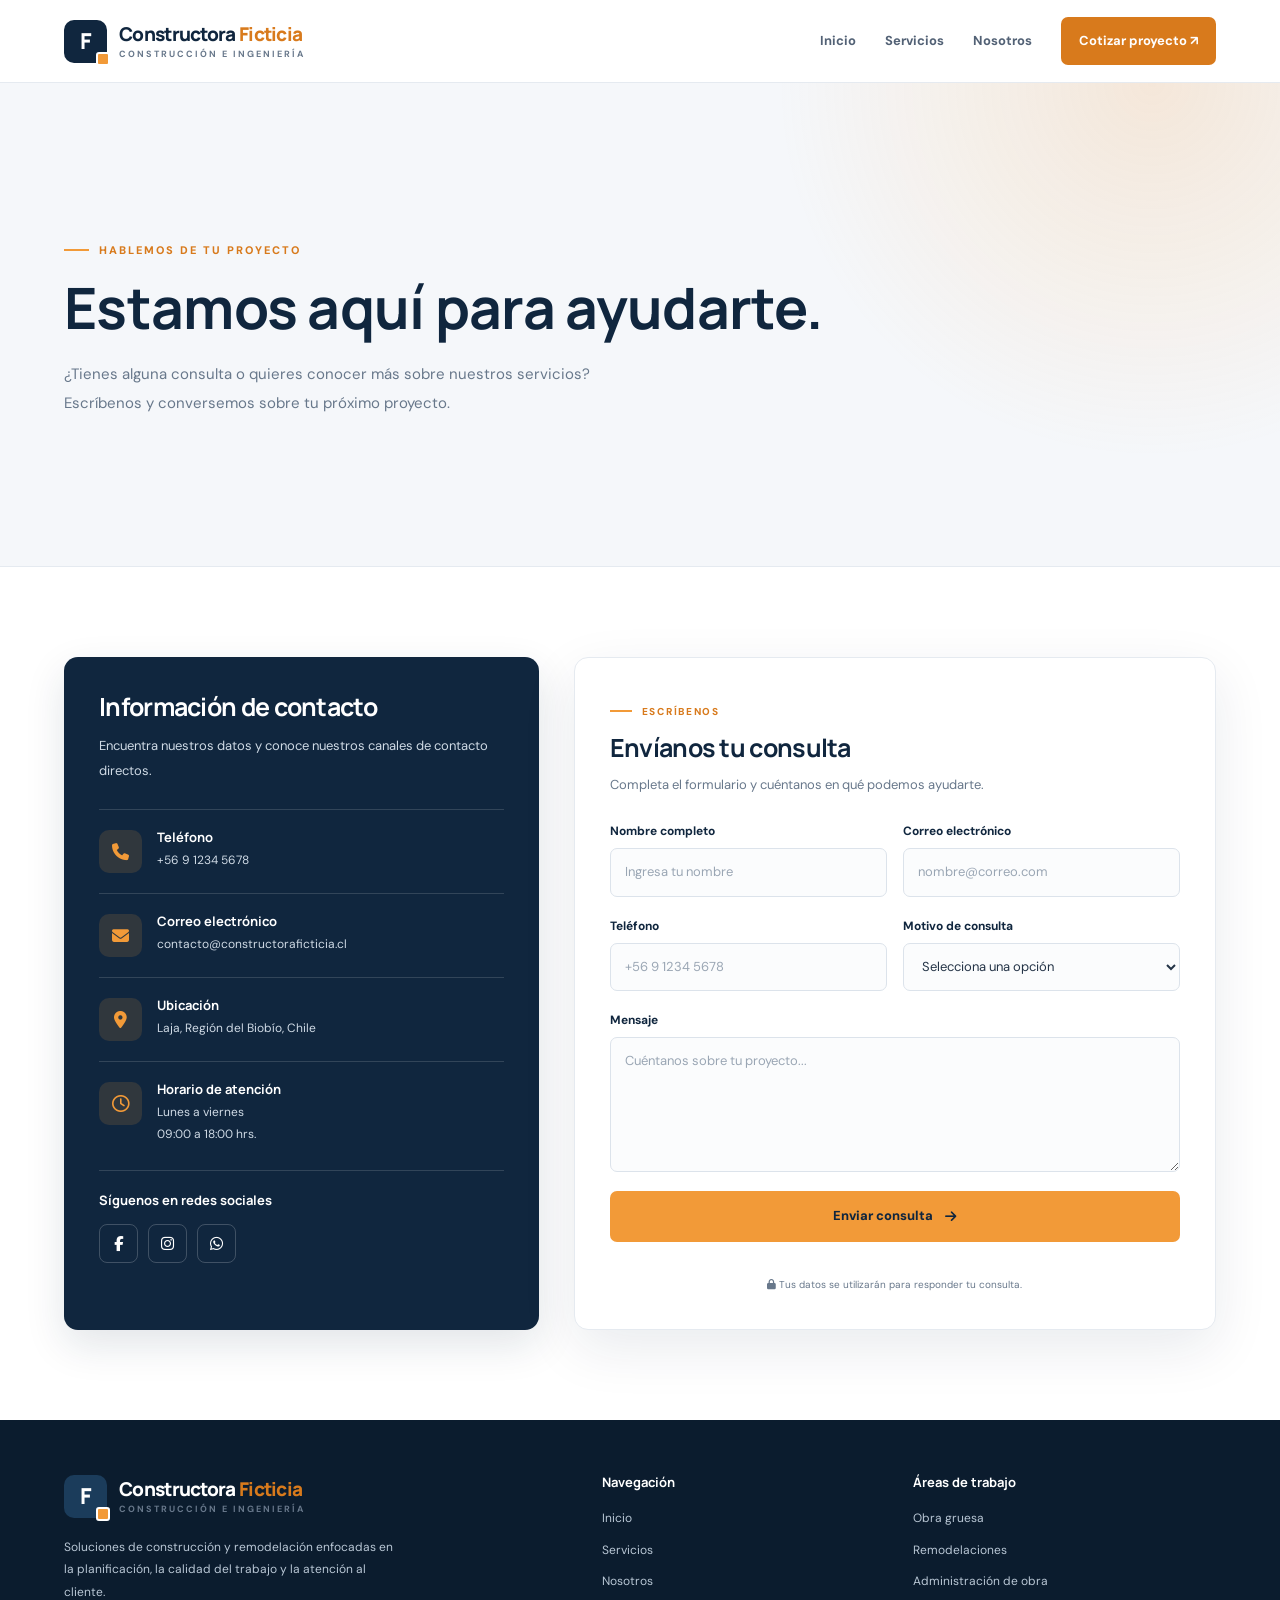
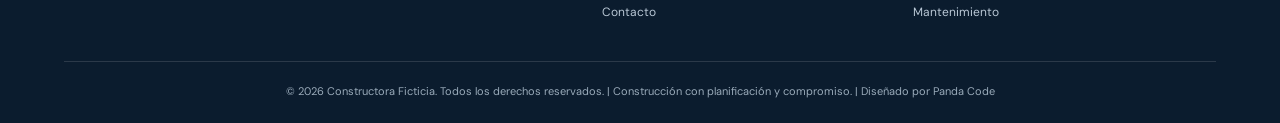
<file: contacto.html>
<!DOCTYPE html>
<html lang="es">
<head>
  <meta charset="UTF-8">
  <meta name="viewport" content="width=device-width, initial-scale=1.0">

  <title>Contacto | Constructora Ficticia</title>
  <meta name="description" content="Contacta a Constructora Ficticia para consultar por nuestros servicios y proyectos.">

  <!-- Tipografías -->
  <link rel="preconnect" href="https://fonts.googleapis.com">
  <link rel="preconnect" href="https://fonts.gstatic.com" crossorigin>
  <link href="https://fonts.googleapis.com/css2?family=DM+Sans:wght@400;500;600;700&family=Manrope:wght@400;500;600;700;800&display=swap" rel="stylesheet">

  <!-- Iconos FontAwesome (Necesario para que se vean los íconos de contacto y redes sociales) -->
  <link rel="stylesheet" href="https://cdnjs.cloudflare.com/ajax/libs/font-awesome/6.5.2/css/all.min.css">
  
  <!-- Tu hoja de estilos principal -->
  <link rel="stylesheet" href="css/index.css">
</head>

<body>

  <!-- HEADER -->
  <header class="site-header">
    <nav class="navbar container" aria-label="Navegación principal">
      <a class="brand" href="index.html" aria-label="Constructora Ficticia, inicio">
        <span class="brand-mark">F</span>
        <span class="brand-name">Constructora <span>Ficticia</span><small>Construcción e ingeniería</small></span>
      </a>

      <button class="menu-toggle" type="button" aria-label="Abrir menú" aria-expanded="false" aria-controls="mainNav">
        <span></span><span></span><span></span>
      </button>

      <div class="nav-links" id="mainNav">
        <a href="index.html">Inicio</a>
        <a href="servicios.html">Servicios</a>
        <a href="nosotros.html">Nosotros</a>
        <a class="nav-cta active" href="contacto.html" aria-current="page">Cotizar proyecto ↗</a>
      </div>
    </nav>
  </header>


  <main>
    <!-- HERO DE CONTACTO -->
<section class="page-hero section-light">
  <div class="container page-hero-content" style="padding: 4rem 0;">
    <span class="section-label">HABLEMOS DE TU PROYECTO</span>
    <h1>Estamos aquí para <span>ayudarte.</span></h1>
    <p style="max-width: 600px; margin-top: 1rem;">
      ¿Tienes alguna consulta o quieres conocer más sobre nuestros servicios?
      Escríbenos y conversemos sobre tu próximo proyecto.
    </p>
  </div>
</section>


    <!-- SECCIÓN DE CONTACTO -->
    <section class="contact-section">
      <div class="container">
        
        <!-- Usamos contact-layout como indica tu CSS -->
        <div class="contact-layout">

          <!-- COLUMNA IZQUIERDA: INFORMACIÓN -->
          <aside class="contact-info">
            <div class="contact-info-heading">
              <h3>Información de contacto</h3>
              <p>Encuentra nuestros datos y conoce nuestros canales de contacto directos.</p>
            </div>

            <div class="contact-info-item">
              <div class="contact-icon"><i class="fa-solid fa-phone"></i></div>
              <div>
                <h4>Teléfono</h4>
                <p>+56 9 1234 5678</p>
              </div>
            </div>

            <div class="contact-info-item">
              <div class="contact-icon"><i class="fa-solid fa-envelope"></i></div>
              <div>
                <h4>Correo electrónico</h4>
                <p>contacto@constructoraficticia.cl</p>
              </div>
            </div>

            <div class="contact-info-item">
              <div class="contact-icon"><i class="fa-solid fa-location-dot"></i></div>
              <div>
                <h4>Ubicación</h4>
                <p>Laja, Región del Biobío, Chile</p>
              </div>
            </div>

            <div class="contact-info-item">
              <div class="contact-icon"><i class="fa-regular fa-clock"></i></div>
              <div>
                <h4>Horario de atención</h4>
                <p>Lunes a viernes<br>09:00 a 18:00 hrs.</p>
              </div>
            </div>

            <!-- REDES SOCIALES -->
            <div class="contact-social">
              <h4>Síguenos en redes sociales</h4>
              <div class="social-links">
                <a href="#" aria-label="Facebook" target="_blank"><i class="fa-brands fa-facebook-f"></i></a>
                <a href="#" aria-label="Instagram" target="_blank"><i class="fa-brands fa-instagram"></i></a>
                <a href="#" aria-label="WhatsApp" target="_blank"><i class="fa-brands fa-whatsapp"></i></a>
              </div>
            </div>
          </aside>

          <!-- COLUMNA DERECHA: FORMULARIO -->
          <div class="contact-form-wrapper">
            <div class="contact-form-heading">
              <span class="section-tag">ESCRÍBENOS</span>
              <h3>Envíanos tu consulta</h3>
              <p>Completa el formulario y cuéntanos en qué podemos ayudarte.</p>
            </div>

            <form action="#" method="post" class="contact-form">
              
              <div class="form-row">
                <div class="form-group">
                  <label for="nombre">Nombre completo</label>
                  <input type="text" id="nombre" name="nombre" placeholder="Ingresa tu nombre" required>
                </div>
                <div class="form-group">
                  <label for="correo">Correo electrónico</label>
                  <input type="email" id="correo" name="correo" placeholder="nombre@correo.com" required>
                </div>
              </div>

              <div class="form-row">
                <div class="form-group">
                  <label for="telefono">Teléfono</label>
                  <input type="tel" id="telefono" name="telefono" placeholder="+56 9 1234 5678">
                </div>
                <div class="form-group">
                  <label for="asunto">Motivo de consulta</label>
                  <select id="asunto" name="asunto" required>
                    <option value="" disabled selected>Selecciona una opción</option>
                    <option value="construccion">Construcción</option>
                    <option value="remodelacion">Remodelación</option>
                    <option value="presupuesto">Presupuesto</option>
                  </select>
                </div>
              </div>

              <div class="form-group">
                <label for="mensaje">Mensaje</label>
                <textarea id="mensaje" name="mensaje" placeholder="Cuéntanos sobre tu proyecto..." required></textarea>
              </div>

              <button type="submit" class="submit-button">
                Enviar consulta <i class="fa-solid fa-arrow-right"></i>
              </button>
              
              <p class="form-disclaimer" style="text-align: center; margin-top: 15px;">
                <i class="fa-solid fa-lock"></i> Tus datos se utilizarán para responder tu consulta.
              </p>
            </form>
          </div>

        </div>
      </div>
    </section>
  </main>

  <!-- FOOTER -->
  <footer class="site-footer">
    <div class="container">
      <div class="footer-grid">
        <div class="footer-brand">
          <a class="brand" href="index.html">
            <span class="brand-mark">F</span>
            <span class="brand-name">Constructora <span>Ficticia</span><small>Construcción e ingeniería</small></span>
          </a>
          <p>Soluciones de construcción y remodelación enfocadas en la planificación, la calidad del trabajo y la atención al cliente.</p>
        </div>
        <div class="footer-col">
          <h3>Navegación</h3>
          <div class="footer-links">
            <a href="index.html">Inicio</a>
            <a href="servicios.html">Servicios</a>
            <a href="nosotros.html">Nosotros</a>
            <a href="contacto.html">Contacto</a>
          </div>
        </div>
        <div class="footer-col">
          <h3>Áreas de trabajo</h3>
          <div class="footer-links">
            <span>Obra gruesa</span><span>Remodelaciones</span><span>Administración de obra</span><span>Mantenimiento</span>
          </div>
        </div>
      </div>
  
      <div class="footer-bottom">
        <p>© 2026 Constructora Ficticia. Todos los derechos reservados. | Construcción con planificación y compromiso. | Diseñado por Panda Code</p>
      </div>
    </div>
  </footer>

  <script src="js/menu.js" defer></script>
</body>
</html>
</file>
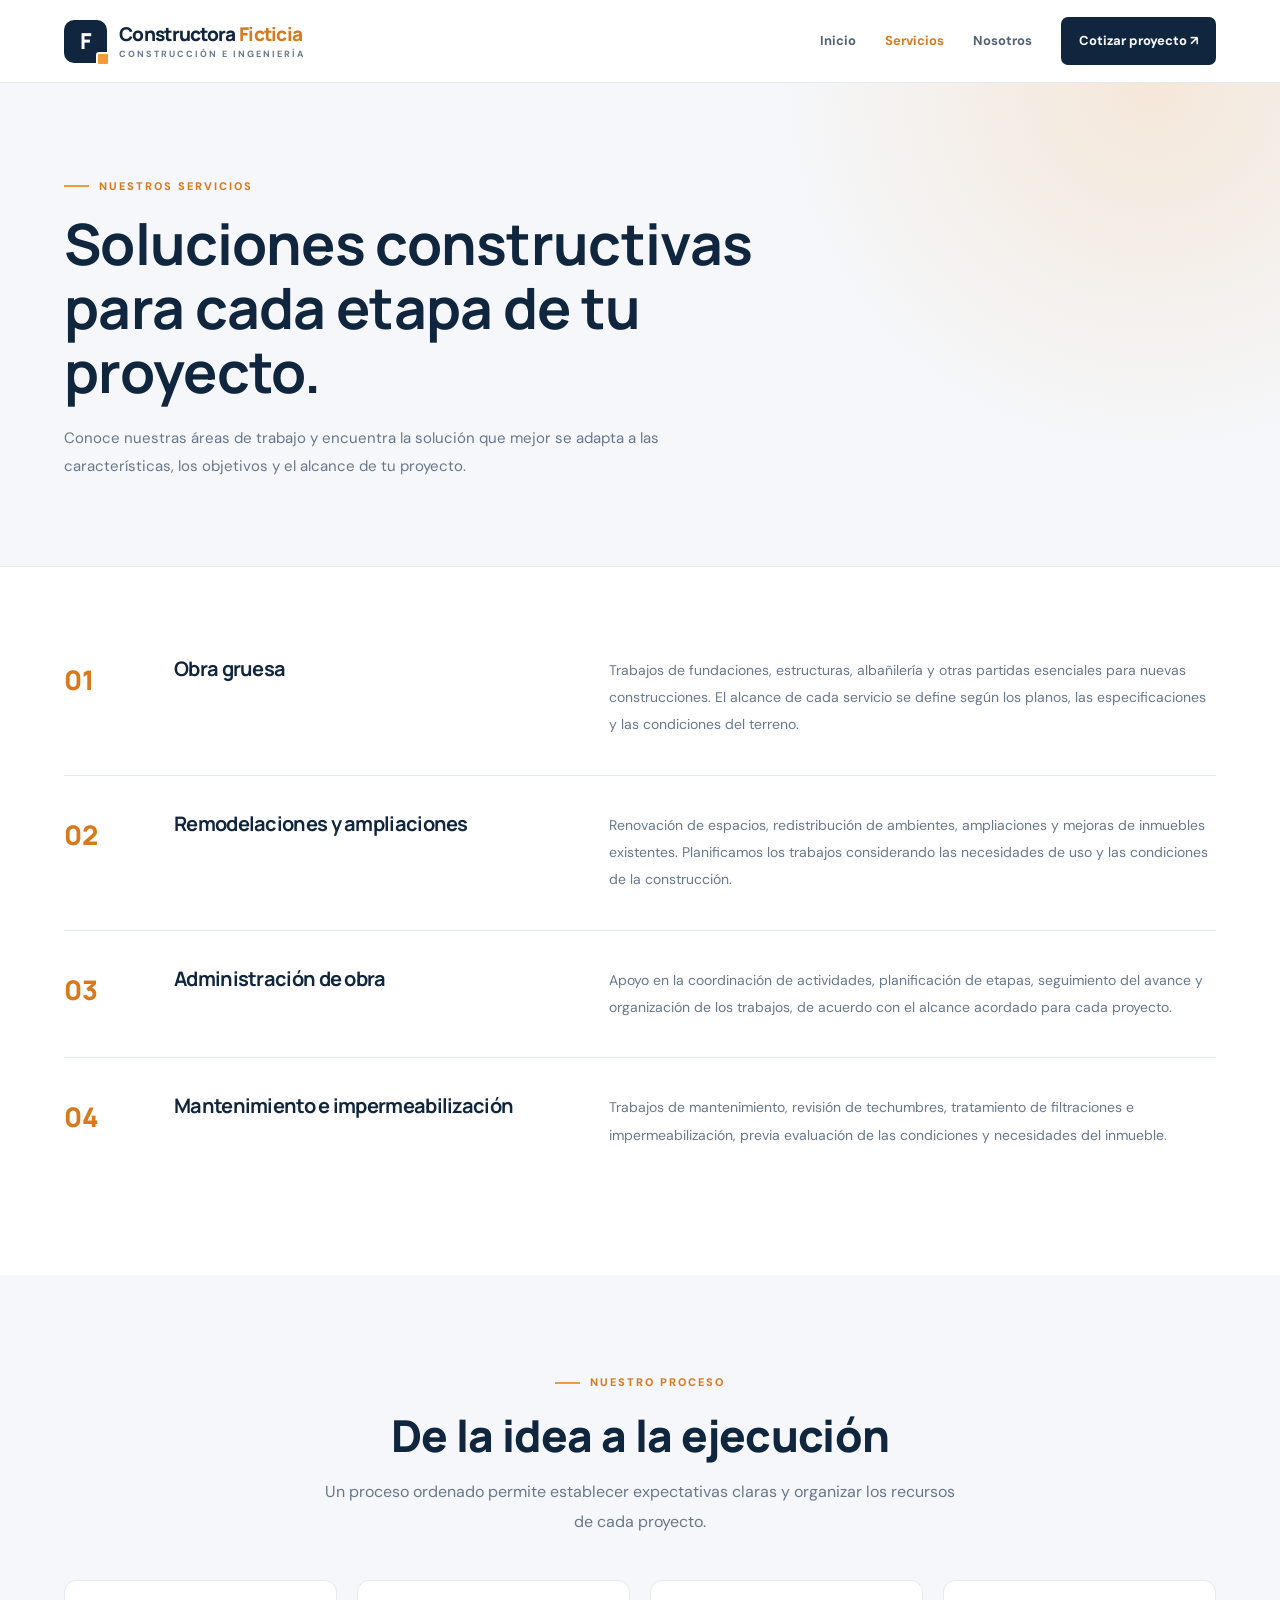
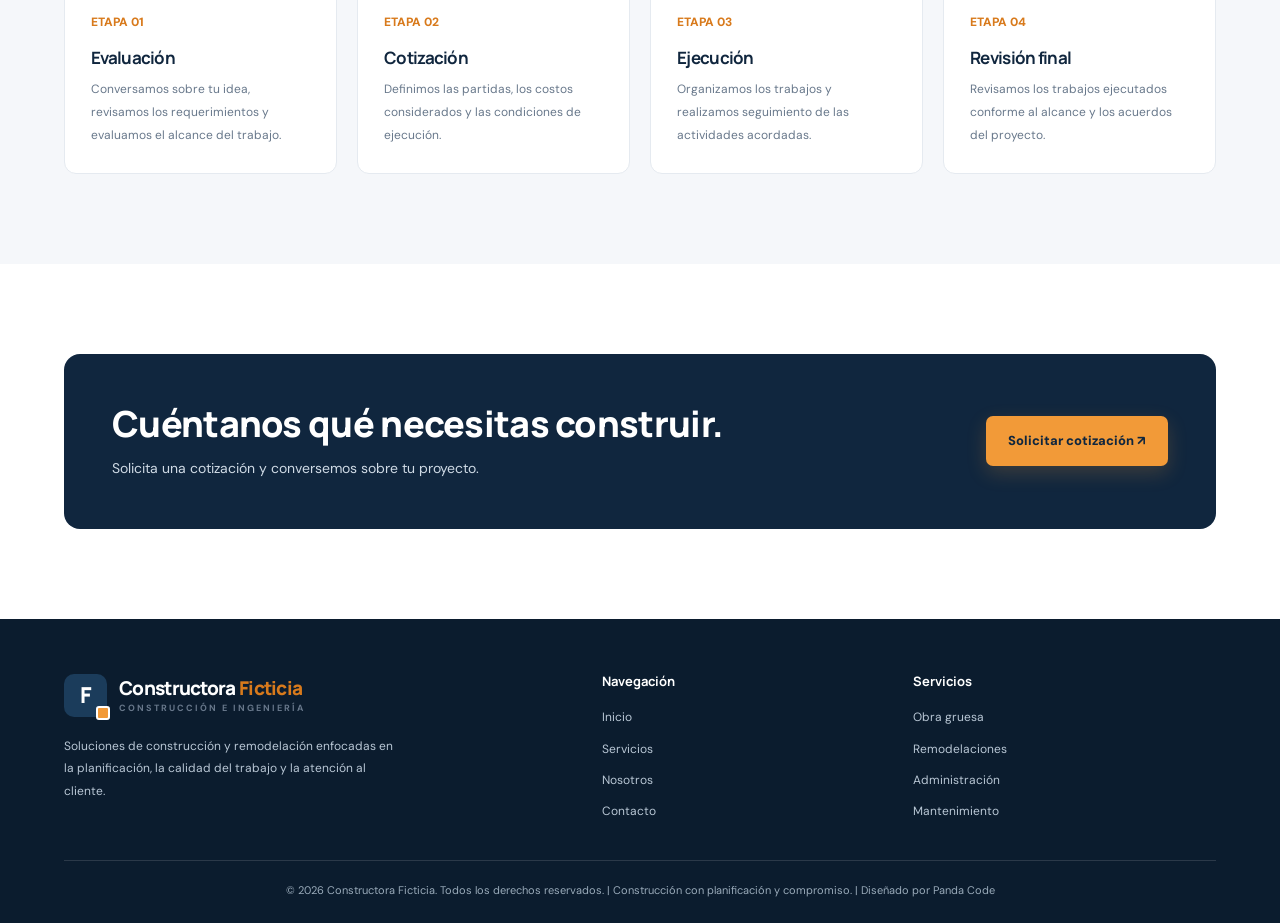
<file: servicios.html>
<!DOCTYPE html>
<html lang="es">
<head>
  <meta charset="UTF-8">
  <meta name="viewport" content="width=device-width, initial-scale=1">
  <meta name="theme-color" content="#10263e">
  <meta name="description" content="Servicios de construcción, remodelación, administración de obra y mantenimiento.">
  <title>Servicios | Constructora Ficticia</title>
  <link rel="stylesheet" href="css/index.css">
</head>
<body>

<header class="site-header">
  <nav class="navbar container" aria-label="Navegación principal">
    <a class="brand" href="index.html">
      <span class="brand-mark">F</span>
      <span class="brand-name">Constructora <span>Ficticia</span><small>Construcción e ingeniería</small></span>
    </a>
    <button class="menu-toggle" type="button" aria-label="Abrir menú" aria-expanded="false" aria-controls="mainNav">
      <span></span><span></span><span></span>
    </button>
    <div class="nav-links" id="mainNav">
      <a href="index.html">Inicio</a>
      <a class="active" href="servicios.html" aria-current="page">Servicios</a>
      <a href="nosotros.html">Nosotros</a>
      <a class="nav-cta" href="contacto.html">Cotizar proyecto ↗</a>
    </div>
  </nav>
</header>

<main>
  <section class="page-hero">
    <div class="container">
      <span class="section-label">Nuestros servicios</span>
      <h1>Soluciones constructivas para cada etapa de tu proyecto.</h1>
      <p>Conoce nuestras áreas de trabajo y encuentra la solución que mejor se adapta a las características, los objetivos y el alcance de tu proyecto.</p>
    </div>
  </section>

  <section>
    <div class="container">
      <div class="service-list">
        <article class="service-row">
          <span class="service-number">01</span>
          <h3>Obra gruesa</h3>
          <p>Trabajos de fundaciones, estructuras, albañilería y otras partidas esenciales para nuevas construcciones. El alcance de cada servicio se define según los planos, las especificaciones y las condiciones del terreno.</p>
        </article>
        <article class="service-row">
          <span class="service-number">02</span>
          <h3>Remodelaciones y ampliaciones</h3>
          <p>Renovación de espacios, redistribución de ambientes, ampliaciones y mejoras de inmuebles existentes. Planificamos los trabajos considerando las necesidades de uso y las condiciones de la construcción.</p>
        </article>
        <article class="service-row">
          <span class="service-number">03</span>
          <h3>Administración de obra</h3>
          <p>Apoyo en la coordinación de actividades, planificación de etapas, seguimiento del avance y organización de los trabajos, de acuerdo con el alcance acordado para cada proyecto.</p>
        </article>
        <article class="service-row">
          <span class="service-number">04</span>
          <h3>Mantenimiento e impermeabilización</h3>
          <p>Trabajos de mantenimiento, revisión de techumbres, tratamiento de filtraciones e impermeabilización, previa evaluación de las condiciones y necesidades del inmueble.</p>
        </article>
      </div>
    </div>
  </section>

  <section class="section-light">
    <div class="container">
      <div class="section-intro center">
        <span class="section-label">Nuestro proceso</span>
        <h2>De la idea a la ejecución</h2>
        <p>Un proceso ordenado permite establecer expectativas claras y organizar los recursos de cada proyecto.</p>
      </div>
      <div class="process-grid">
        <article class="process-card">
          <span>ETAPA 01</span>
          <h3>Evaluación</h3>
          <p>Conversamos sobre tu idea, revisamos los requerimientos y evaluamos el alcance del trabajo.</p>
        </article>
        <article class="process-card">
          <span>ETAPA 02</span>
          <h3>Cotización</h3>
          <p>Definimos las partidas, los costos considerados y las condiciones de ejecución.</p>
        </article>
        <article class="process-card">
          <span>ETAPA 03</span>
          <h3>Ejecución</h3>
          <p>Organizamos los trabajos y realizamos seguimiento de las actividades acordadas.</p>
        </article>
        <article class="process-card">
          <span>ETAPA 04</span>
          <h3>Revisión final</h3>
          <p>Revisamos los trabajos ejecutados conforme al alcance y los acuerdos del proyecto.</p>
        </article>
      </div>
    </div>
  </section>

  <section>
    <div class="container cta-panel">
      <div>
        <h2>Cuéntanos qué necesitas construir.</h2>
        <p>Solicita una cotización y conversemos sobre tu proyecto.</p>
      </div>
      <a class="btn btn-primary" href="contacto.html">Solicitar cotización ↗</a>
    </div>
  </section>
</main>

<footer class="site-footer">
  <div class="container">
    <div class="footer-grid">
      <div class="footer-brand">
        <a class="brand" href="index.html"><span class="brand-mark">F</span><span class="brand-name">Constructora <span>Ficticia</span><small>Construcción e ingeniería</small></span></a>
        <p>Soluciones de construcción y remodelación enfocadas en la planificación, la calidad del trabajo y la atención al cliente.</p>
      </div>
      <div class="footer-col">
        <h3>Navegación</h3>
        <div class="footer-links">
          <a href="index.html">Inicio</a><a href="servicios.html">Servicios</a><a href="nosotros.html">Nosotros</a><a href="contacto.html">Contacto</a>
        </div>
      </div>
      <div class="footer-col">
        <h3>Servicios</h3>
        <div class="footer-links">
          <span>Obra gruesa</span><span>Remodelaciones</span><span>Administración</span><span>Mantenimiento</span>
        </div>
      </div>
    </div>

<div class="footer-bottom">
  <p>© 2026 Constructora Ficticia. Todos los derechos reservados. | Construcción con planificación y compromiso. | Diseñado por Panda Code</p>
</div>

</footer>

<script src="js/menu.js" defer></script>
</body>
</html>
</file>
<file: css/index.css>
@import url('https://fonts.googleapis.com/css2?family=DM+Sans:wght@400;500;600;700&family=Manrope:wght@400;500;600;700;800&display=swap');

:root {
  --navy: #10263e;
  --navy-light: #1b3c5b;
  --orange: #f29a38;
  --orange-dark: #d87a1c;
  --white: #ffffff;
  --bg: #f5f7fa;
  --text: #243447;
  --muted: #68788b;
  --line: #e5eaf0;
  --radius: 14px;
  --shadow: 0 18px 55px rgba(16, 38, 62, .09);
}

* {
  box-sizing: border-box;
  margin: 0;
  padding: 0;
}

html {
  scroll-behavior: smooth;
  scroll-padding-top: 100px;
}

body {
  font-family: 'DM Sans', sans-serif;
  color: var(--text);
  line-height: 1.7;
  background: var(--white);
  -webkit-font-smoothing: antialiased;
}

body.menu-open {
  overflow: hidden;
}

img {
  display: block;
  max-width: 100%;
}

a {
  color: inherit;
  text-decoration: none;
}

button,
input,
textarea,
select {
  font: inherit;
}

button,
a {
  -webkit-tap-highlight-color: transparent;
}

.container {
  width: min(1160px, 90%);
  margin-inline: auto;
}

h1,
h2,
h3,
h4,
.brand {
  font-family: 'Manrope', sans-serif;
  line-height: 1.2;
  letter-spacing: -.7px;
}

h2 {
  color: var(--navy);
  font-size: clamp(30px, 4vw, 44px);
  font-weight: 800;
}

p {
  color: var(--muted);
}

section {
  padding: 90px 0;
}

.section-light {
  background: var(--bg);
}

.section-label {
  display: inline-flex;
  align-items: center;
  gap: 10px;
  color: var(--orange-dark);
  font-size: 11px;
  font-weight: 800;
  text-transform: uppercase;
  letter-spacing: 2px;
  margin-bottom: 17px;
}

.section-label::before {
  content: '';
  width: 25px;
  height: 2px;
  background: var(--orange);
}

.section-intro {
  max-width: 650px;
  margin-bottom: 42px;
}

.section-intro h2 {
  margin-bottom: 15px;
}

.section-intro p {
  font-size: 16px;
  line-height: 1.9;
}

.section-intro.center {
  text-align: center;
  margin-inline: auto;
}

.section-intro.center .section-label {
  justify-content: center;
}

/* ========================================
   ENCABEZADO Y NAVEGACIÓN
======================================== */

.site-header {
  position: sticky;
  top: 0;
  z-index: 1000;
  background: rgba(255, 255, 255, .97);
  border-bottom: 1px solid var(--line);
  backdrop-filter: blur(14px);
}

.navbar {
  min-height: 82px;
  display: flex;
  align-items: center;
  justify-content: space-between;
  gap: 30px;
  position: relative;
}

.brand {
  display: inline-flex;
  align-items: center;
  gap: 12px;
  color: var(--navy);
  font-size: 19px;
  font-weight: 800;
  white-space: nowrap;
  flex-shrink: 0;
}

.brand-mark {
  width: 43px;
  height: 43px;
  display: grid;
  place-items: center;
  color: white;
  background: var(--navy);
  border-radius: 10px;
  font-size: 22px;
  font-weight: 800;
  position: relative;
}

.brand-mark::after {
  content: '';
  position: absolute;
  width: 10px;
  height: 10px;
  right: -3px;
  bottom: -3px;
  border: 2px solid white;
  background: var(--orange);
  border-radius: 3px;
}

.brand-name span {
  color: var(--orange-dark);
}

.brand-name small {
  display: block;
  font-family: 'DM Sans', sans-serif;
  color: var(--muted);
  font-size: 9px;
  letter-spacing: 2px;
  text-transform: uppercase;
  font-weight: 700;
  margin-top: 3px;
}

.nav-links {
  display: flex;
  align-items: center;
  gap: 29px;
}

.nav-links a {
  color: #526175;
  font-size: 13px;
  font-weight: 700;
  transition: color .2s ease, background .2s ease;
}

.nav-links a:hover,
.nav-links a.active {
  color: var(--orange-dark);
}

.nav-links .nav-cta {
  color: white;
  background: var(--navy);
  padding: 13px 18px;
  border-radius: 7px;
}

.nav-links .nav-cta:hover,
.nav-links .nav-cta.active {
  background: var(--orange-dark);
  color: white;
}

/* Botón hamburguesa */

.menu-toggle {
  display: none;
  width: 43px;
  height: 43px;
  padding: 0;
  border: 1px solid var(--line);
  border-radius: 10px;
  background: white;
  color: var(--navy);
  cursor: pointer;
  align-items: center;
  justify-content: center;
  flex-direction: column;
  gap: 5px;
  flex-shrink: 0;
  transition: background .2s, border-color .2s;
}

.menu-toggle:hover {
  background: var(--bg);
  border-color: #cbd5e1;
}

.menu-toggle span {
  display: block;
  width: 19px;
  height: 2px;
  background: currentColor;
  border-radius: 3px;
  transition: transform .25s, opacity .2s;
}

.menu-toggle[aria-expanded="true"] span:first-child {
  transform: translateY(7px) rotate(45deg);
}

.menu-toggle[aria-expanded="true"] span:nth-child(2) {
  opacity: 0;
}

.menu-toggle[aria-expanded="true"] span:last-child {
  transform: translateY(-7px) rotate(-45deg);
}

/* ========================================
   BOTONES
======================================== */

.btn {
  min-height: 49px;
  display: inline-flex;
  justify-content: center;
  align-items: center;
  gap: 10px;
  padding: 13px 21px;
  border: 1px solid transparent;
  border-radius: 7px;
  font-size: 13px;
  font-weight: 800;
  cursor: pointer;
  transition: transform .2s, background .2s, box-shadow .2s;
}

.btn:hover {
  transform: translateY(-2px);
}

.btn-primary {
  color: var(--navy);
  background: var(--orange);
  box-shadow: 0 7px 20px rgba(242, 154, 56, .2);
}

.btn-primary:hover {
  background: #ffb45e;
}

.btn-dark {
  color: white;
  background: var(--navy);
}

.btn-dark:hover {
  background: var(--navy-light);
}

.btn-outline {
  border-color: rgba(255, 255, 255, .5);
  color: white;
  background: transparent;
}

.btn-outline:hover {
  background: white;
  color: var(--navy);
}

/* ========================================
   PORTADA PRINCIPAL
======================================== */

.hero {
  position: relative;
  overflow: hidden;
  min-height: 625px;
  display: flex;
  align-items: center;
  padding: 95px 0;
  background: var(--navy);
}

.hero-image {
  position: absolute;
  inset: 0;
  width: 100%;
  height: 100%;
  object-fit: cover;
  object-position: center 48%;
}

.hero::after {
  content: '';
  position: absolute;
  inset: 0;
  background: linear-gradient(
    90deg,
    rgba(10, 27, 45, .96) 0%,
    rgba(10, 27, 45, .86) 48%,
    rgba(10, 27, 45, .3) 100%
  );
}

.hero-content {
  position: relative;
  z-index: 1;
  max-width: 760px;
}

.hero .section-label {
  color: #ffc078;
}

.hero h1 {
  color: white;
  font-size: clamp(39px, 5.5vw, 68px);
  font-weight: 800;
  line-height: 1.1;
  letter-spacing: -2.5px;
  margin-bottom: 25px;
}

.hero h1 span {
  color: var(--orange);
}

.hero-content > p {
  max-width: 630px;
  color: #d7e0e9;
  font-size: 16px;
  line-height: 1.95;
  margin-bottom: 30px;
}

.hero-buttons {
  display: flex;
  flex-wrap: wrap;
  gap: 13px;
}

.hero-note {
  margin-top: 35px;
  display: flex;
  align-items: center;
  gap: 12px;
  color: #dce5ed;
  font-size: 12px;
}

.note-dot {
  width: 9px;
  height: 9px;
  border-radius: 50%;
  background: var(--orange);
  box-shadow: 0 0 0 5px rgba(242, 154, 56, .16);
}

/* ========================================
   BARRA DE CONFIANZA
======================================== */

.trust-bar {
  background: white;
  border-bottom: 1px solid var(--line);
}

.trust-grid {
  display: grid;
  grid-template-columns: repeat(3, 1fr);
}

.trust-item {
  padding: 28px 25px;
  display: flex;
  gap: 15px;
  align-items: center;
  border-right: 1px solid var(--line);
}

.trust-item:first-child {
  padding-left: 0;
}

.trust-item:last-child {
  border-right: 0;
}

.trust-icon {
  flex-shrink: 0;
  width: 43px;
  height: 43px;
  border-radius: 10px;
  background: #fff1df;
  color: var(--orange-dark);
  display: grid;
  place-items: center;
  font-size: 21px;
}

.trust-item strong {
  display: block;
  color: var(--navy);
  font-size: 13px;
}

.trust-item span {
  color: var(--muted);
  font-size: 11px;
}

/* ========================================
   TARJETAS DE SERVICIOS
======================================== */

.card-grid {
  display: grid;
  grid-template-columns: repeat(3, minmax(0, 1fr));
  gap: 22px;
}

.service-card {
  border: 1px solid var(--line);
  border-radius: var(--radius);
  padding: 30px;
  background: white;
  transition: transform .25s, box-shadow .25s, border-color .25s;
}

.service-card:hover {
  transform: translateY(-6px);
  border-color: #f1c18c;
  box-shadow: var(--shadow);
}

.service-icon {
  display: grid;
  place-items: center;
  width: 54px;
  height: 54px;
  margin-bottom: 23px;
  border-radius: 12px;
  color: var(--orange-dark);
  background: #fff1df;
  font-size: 25px;
}

.service-card h3 {
  color: var(--navy);
  font-size: 19px;
  margin-bottom: 12px;
}

.service-card p {
  font-size: 13px;
  line-height: 1.9;
  margin-bottom: 22px;
}

.text-link {
  color: var(--navy);
  font-size: 12px;
  font-weight: 800;
}

.text-link span {
  color: var(--orange-dark);
  margin-left: 5px;
  transition: margin .2s;
}

.text-link:hover span {
  margin-left: 10px;
}

/* ========================================
   BLOQUES CON IMÁGENES
======================================== */

.split {
  display: grid;
  grid-template-columns: 1fr 1fr;
  gap: 75px;
  align-items: center;
}

.split-image-wrap {
  position: relative;
  min-width: 0;
}

.split-image {
  width: 100%;
  height: 440px;
  object-fit: cover;
  border-radius: var(--radius);
}

.image-caption {
  position: absolute;
  left: -18px;
  bottom: 25px;
  padding: 18px 23px;
  border-radius: 10px;
  background: white;
  box-shadow: var(--shadow);
}

.image-caption strong {
  display: block;
  color: var(--navy);
  font-family: 'Manrope', sans-serif;
  font-size: 23px;
}

.image-caption span {
  color: var(--muted);
  font-size: 11px;
}

.split-copy h2 {
  margin-bottom: 20px;
}

.split-copy > p {
  font-size: 14px;
  line-height: 2;
  margin-bottom: 25px;
}

.check-list {
  list-style: none;
  display: grid;
  gap: 13px;
  margin: 24px 0 30px;
}

.check-list li {
  display: flex;
  align-items: flex-start;
  gap: 11px;
  color: var(--text);
  font-size: 13px;
  font-weight: 600;
}

.check-list li::before {
  content: '✓';
  flex-shrink: 0;
  width: 22px;
  height: 22px;
  display: grid;
  place-items: center;
  color: #16734a;
  background: #e7f7ed;
  border-radius: 50%;
  font-size: 12px;
  font-weight: 800;
}

/* ========================================
   ESTADÍSTICAS
======================================== */

.stats {
  background: var(--navy);
  padding: 55px 0;
}

.stats-grid {
  display: grid;
  grid-template-columns: repeat(3, 1fr);
}

.stat {
  padding: 10px 25px;
  text-align: center;
  border-right: 1px solid rgba(255, 255, 255, .16);
}

.stat:last-child {
  border-right: 0;
}

.stat strong {
  display: block;
  color: var(--orange);
  font-family: 'Manrope', sans-serif;
  font-size: 39px;
  line-height: 1.3;
}

.stat span {
  color: #d1dce6;
  font-size: 12px;
}

/* ========================================
   PROYECTOS
======================================== */

.project-grid {
  display: grid;
  grid-template-columns: 1fr 1fr;
  gap: 24px;
}

.project-card {
  position: relative;
  overflow: hidden;
  min-height: 300px;
  border-radius: var(--radius);
  background: var(--navy);
}

.project-card img {
  position: absolute;
  inset: 0;
  width: 100%;
  height: 100%;
  object-fit: cover;
  transition: transform .5s;
}

.project-card:hover img {
  transform: scale(1.05);
}

.project-card::after {
  content: '';
  position: absolute;
  inset: 0;
  background: linear-gradient(0deg, rgba(9, 25, 42, .92), transparent 75%);
}

.project-info {
  position: absolute;
  z-index: 1;
  bottom: 24px;
  left: 25px;
  right: 25px;
}

.project-info span {
  color: #ffc078;
  font-size: 10px;
  font-weight: 800;
  text-transform: uppercase;
  letter-spacing: 1.5px;
}

.project-info h3 {
  color: white;
  font-size: 21px;
  margin-top: 7px;
}

/* ========================================
   LLAMADA A LA ACCIÓN GENERAL
======================================== */

.cta-band {
  padding: 0 0 90px;
  background: white;
}

.cta-panel {
  display: flex;
  justify-content: space-between;
  align-items: center;
  gap: 35px;
  padding: 48px;
  border-radius: 16px;
  background: var(--navy);
}

.cta-panel h2 {
  color: white;
  font-size: clamp(25px, 3vw, 36px);
  margin-bottom: 12px;
}

.cta-panel p {
  color: #cfdae5;
  font-size: 14px;
}

/* ========================================
   CABECERAS INTERIORES (Sin centrar)
======================================== */

.page-hero {
  padding: 85px 0;
  background:
    radial-gradient(circle at 90% 0%, rgba(242, 154, 56, .17), transparent 30%),
    var(--bg);
  border-bottom: 1px solid var(--line);
}

.page-hero h1 {
  max-width: 780px;
  color: var(--navy);
  font-size: clamp(37px, 5vw, 57px);
  line-height: 1.12;
  margin-bottom: 20px;
}

.page-hero p {
  max-width: 680px;
  font-size: 15px;
  line-height: 1.9;
}

/* ========================================
   LISTADO DE SERVICIOS
======================================== */

.service-list {
  display: grid;
  gap: 0;
}

.service-row {
  display: grid;
  grid-template-columns: 80px .8fr 1.2fr;
  align-items: start;
  gap: 30px;
  padding: 36px 0;
  border-bottom: 1px solid var(--line);
}

.service-row:first-child {
  padding-top: 0;
}

.service-row:last-child {
  border-bottom: 0;
}

.service-number {
  color: var(--orange-dark);
  font-family: 'Manrope', sans-serif;
  font-size: 27px;
  font-weight: 800;
}

.service-row h3 {
  color: var(--navy);
  font-size: 20px;
}

.service-row p {
  font-size: 14px;
  line-height: 1.95;
}

/* ========================================
   PROCESO DE TRABAJO
======================================== */

.process-grid {
  display: grid;
  grid-template-columns: repeat(4, 1fr);
  gap: 20px;
}

.process-card {
  padding: 26px;
  background: white;
  border: 1px solid var(--line);
  border-radius: 12px;
}

.process-card > span {
  color: var(--orange-dark);
  font-size: 12px;
  font-weight: 800;
}

.process-card h3 {
  color: var(--navy);
  font-size: 17px;
  margin: 14px 0 10px;
}

.process-card p {
  font-size: 12px;
  line-height: 1.9;
}

/* ========================================
   VALORES
======================================== */

.values-grid {
  display: grid;
  grid-template-columns: repeat(3, 1fr);
  gap: 22px;
}

.value-card {
  padding: 28px;
  background: white;
  border: 1px solid var(--line);
  border-radius: 12px;
}

.value-card h3 {
  color: var(--navy);
  font-size: 18px;
  margin-bottom: 12px;
}

.value-card p {
  font-size: 13px;
  line-height: 1.9;
}

/* ========================================
   CONTACTO: PORTADA Y MIGAS DE PAN
======================================== */

.contact-hero {
  position: relative;
  overflow: hidden;
  background:
    radial-gradient(circle at 90% 10%, rgba(242, 154, 56, .17), transparent 30%),
    var(--bg);
  text-align: left;
}

/* Restablece los márgenes para alinearlo a la izquierda */
.contact-hero h1,
.contact-hero p {
  margin-inline: 0;
}

.contact-hero .section-label {
  justify-content: flex-start;
}

.contact-hero h1 span {
  color: var(--orange-dark);
}

.contact-hero .breadcrumb {
  display: flex;
  align-items: center;
  justify-content: flex-start;
  flex-wrap: wrap;
  gap: 10px;
  margin-top: 25px;
  font-size: 12px;
}

.contact-hero .breadcrumb a {
  color: var(--muted);
  transition: color .2s;
}

.contact-hero .breadcrumb a:hover {
  color: var(--orange-dark);
}

.contact-hero .breadcrumb i {
  color: var(--orange-dark);
  font-size: 10px;
}

.contact-hero .breadcrumb span {
  color: var(--navy);
  font-weight: 700;
}

/* ========================================
   CONTACTO: SECCIÓN PRINCIPAL
======================================== */

.contact-section {
  background: white;
}

.contact-section .section-heading {
  max-width: 700px;
  margin: 0 auto 45px;
  text-align: center;
}

.contact-section .section-heading .section-tag {
  display: inline-flex;
  align-items: center;
  gap: 10px;
  margin-bottom: 17px;
  color: var(--orange-dark);
  font-size: 11px;
  font-weight: 800;
  letter-spacing: 2px;
  text-transform: uppercase;
}

.contact-section .section-heading .section-tag::before {
  content: '';
  width: 25px;
  height: 2px;
  background: var(--orange);
}

.contact-section .section-heading h2 {
  margin-bottom: 15px;
}

.contact-section .section-heading h2 span {
  color: var(--orange-dark);
}

.contact-section .section-heading p {
  max-width: 620px;
  margin: 0 auto;
  font-size: 14px;
  line-height: 1.9;
}

.contact-layout {
  display: grid;
  grid-template-columns: .85fr 1.15fr;
  align-items: stretch;
  gap: 35px;
}

/* ========================================
   CONTACTO: INFORMACIÓN
======================================== */

.contact-info {
  padding: 35px;
  border-radius: var(--radius);
  background: var(--navy);
  color: white;
  box-shadow: 0 15px 40px rgba(16, 38, 62, .12);
}

.contact-info-heading {
  margin-bottom: 25px;
}

.contact-info-heading h3 {
  margin-bottom: 12px;
  color: white;
  font-size: 25px;
}

.contact-info-heading p {
  color: #cfdae5;
  font-size: 13px;
  line-height: 1.9;
}

.contact-info-item {
  display: flex;
  align-items: flex-start;
  gap: 15px;
  padding: 20px 0;
  border-top: 1px solid rgba(255, 255, 255, .14);
}

.contact-icon {
  display: grid;
  place-items: center;
  flex-shrink: 0;
  width: 43px;
  height: 43px;
  border-radius: 10px;
  background: rgba(242, 154, 56, .14);
  color: var(--orange);
  font-size: 17px;
}

.contact-info-item > div:last-child {
  min-width: 0;
}

.contact-info-item h4 {
  margin-bottom: 5px;
  color: white;
  font-size: 13px;
  letter-spacing: 0;
}

.contact-info-item p,
.contact-info-item span {
  display: block;
  color: #cfdae5;
  font-size: 12px;
  line-height: 1.8;
  overflow-wrap: anywhere;
}

.contact-info-item a {
  display: inline-block;
  margin-top: 5px;
  color: var(--orange);
  font-size: 12px;
  font-weight: 700;
  overflow-wrap: anywhere;
  transition: color .2s;
}

.contact-info-item a:hover {
  color: #ffc078;
}

/* Redes sociales */

.contact-social {
  padding-top: 22px;
  margin-top: 5px;
  border-top: 1px solid rgba(255, 255, 255, .14);
}

.contact-social h4 {
  margin-bottom: 15px;
  color: white;
  font-size: 13px;
  letter-spacing: 0;
}

.social-links {
  display: flex;
  align-items: center;
  gap: 10px;
}

.social-links a {
  display: grid;
  place-items: center;
  width: 39px;
  height: 39px;
  border: 1px solid rgba(255, 255, 255, .2);
  border-radius: 8px;
  color: white;
  font-size: 15px;
  transition: background .2s, border-color .2s, transform .2s;
}

.social-links a:hover {
  transform: translateY(-3px);
  border-color: var(--orange);
  background: var(--orange);
  color: var(--navy);
}

/* ========================================
   CONTACTO: FORMULARIO
======================================== */

.contact-form-wrapper {
  min-width: 0;
  padding: 35px;
  border: 1px solid var(--line);
  border-radius: var(--radius);
  background: white;
  box-shadow: var(--shadow);
  scroll-margin-top: 110px;
}

.contact-form-heading {
  margin-bottom: 25px;
}

.contact-form-heading .section-tag {
  display: inline-flex;
  align-items: center;
  gap: 10px;
  margin-bottom: 13px;
  color: var(--orange-dark);
  font-size: 10px;
  font-weight: 800;
  letter-spacing: 1.7px;
}

.contact-form-heading .section-tag::before {
  content: '';
  width: 22px;
  height: 2px;
  background: var(--orange);
}

.contact-form-heading h3 {
  margin-bottom: 10px;
  color: var(--navy);
  font-size: 25px;
}

.contact-form-heading p {
  font-size: 13px;
  line-height: 1.8;
}

.contact-form {
  display: grid;
  gap: 19px;
  padding: 0;
  border: 0;
  border-radius: 0;
  background: transparent;
  box-shadow: none;
}

.contact-form .form-row {
  display: grid;
  grid-template-columns: 1fr 1fr;
  gap: 16px;
}

.contact-form .form-group {
  display: grid;
  align-content: start;
  gap: 7px;
  min-width: 0;
}

.contact-form .form-group label {
  color: var(--navy);
  font-size: 12px;
  font-weight: 700;
}

.contact-form .form-group input,
.contact-form .form-group select,
.contact-form .form-group textarea {
  display: block;
  width: 100%;
  min-width: 0;
  min-height: 48px;
  padding: 12px 14px;
  border: 1px solid #dce3eb;
  border-radius: 7px;
  outline: none;
  background: #fbfcfd;
  color: var(--text);
  font-family: 'DM Sans', sans-serif;
  font-size: 13px;
  transition: border-color .2s, box-shadow .2s, background .2s;
}

.contact-form .form-group input::placeholder,
.contact-form .form-group textarea::placeholder {
  color: #9aa6b4;
}

.contact-form .form-group input:focus,
.contact-form .form-group select:focus,
.contact-form .form-group textarea:focus {
  border-color: var(--orange);
  background: white;
  box-shadow: 0 0 0 3px rgba(242, 154, 56, .13);
}

.contact-form .form-group select {
  cursor: pointer;
}

.contact-form .form-group textarea {
  min-height: 135px;
  resize: vertical;
  line-height: 1.7;
}

.submit-button {
  display: inline-flex;
  align-items: center;
  justify-content: center;
  gap: 12px;
  width: 100%;
  min-height: 50px;
  padding: 14px 20px;
  border: 0;
  border-radius: 7px;
  background: var(--orange);
  color: var(--navy);
  font-family: 'DM Sans', sans-serif;
  font-size: 13px;
  font-weight: 800;
  cursor: pointer;
  transition: transform .2s, background .2s, box-shadow .2s;
}

.submit-button:hover {
  transform: translateY(-2px);
  background: #ffb45e;
  box-shadow: 0 7px 20px rgba(242, 154, 56, .2);
}

.submit-button i {
  transition: transform .2s;
}

.submit-button:hover i {
  transform: translateX(4px);
}

.form-disclaimer {
  margin-top: -7px;
  color: var(--muted);
  font-size: 10px;
  line-height: 1.8;
}

/* ========================================
   CONTACTO: LLAMADA A LA ACCIÓN
======================================== */

.contact-cta {
  padding: 0 0 90px;
  background: white;
}

.contact-cta-container {
  display: flex;
  align-items: center;
  justify-content: space-between;
  gap: 35px;
  padding: 45px;
  border-radius: 16px;
  background: var(--navy);
}

.contact-cta .section-tag {
  display: inline-flex;
  align-items: center;
  gap: 10px;
  margin-bottom: 15px;
  color: #ffc078;
  font-size: 10px;
  font-weight: 800;
  letter-spacing: 1.8px;
}

.contact-cta .section-tag::before {
  content: '';
  width: 23px;
  height: 2px;
  background: var(--orange);
}

.contact-cta h2 {
  margin-bottom: 12px;
  color: white;
  font-size: clamp(25px, 3vw, 35px);
}

.contact-cta p {
  color: #cfdae5;
  font-size: 13px;
  line-height: 1.8;
}

.contact-cta .cta-button {
  display: inline-flex;
  align-items: center;
  justify-content: center;
  flex-shrink: 0;
  gap: 10px;
  min-height: 49px;
  padding: 13px 20px;
  border-radius: 7px;
  background: var(--orange);
  color: var(--navy);
  font-size: 12px;
  font-weight: 800;
  transition: transform .2s, background .2s;
}

.contact-cta .cta-button:hover {
  transform: translateY(-2px);
  background: #ffb45e;
}

/* ========================================
   PIE DE PÁGINA
======================================== */

.site-footer {
  padding: 55px 0 22px;
  background: #0b1c2e;
  color: white;
}

.footer-grid {
  display: grid;
  grid-template-columns: 1.3fr .7fr .8fr;
  gap: 45px;
  padding-bottom: 38px;
}

.footer-brand .brand {
  color: white;
  margin-bottom: 18px;
}

.footer-brand .brand-mark {
  background: var(--navy-light);
}

.footer-brand p {
  max-width: 340px;
  color: #b9c7d5;
  font-size: 12px;
  line-height: 1.9;
}

.footer-col h3 {
  color: white;
  font-size: 13px;
  margin-bottom: 18px;
  letter-spacing: 0;
}

.footer-links {
  display: grid;
  gap: 11px;
}

.footer-links a,
.footer-links span {
  color: #b9c7d5;
  font-size: 12px;
  transition: color .2s;
  overflow-wrap: anywhere;
}

.footer-links a:hover {
  color: var(--orange);
}

/* Texto inferior centrado */

.footer-bottom {
  display: flex;
  flex-direction: column;
  justify-content: center;
  align-items: center;
  gap: 8px;
  width: 100%;
  padding-top: 20px;
  border-top: 1px solid rgba(255, 255, 255, .13);
  text-align: center;
}

.footer-bottom p {
  width: 100%;
  margin: 0;
  color: #9aabba;
  font-size: 11px;
  line-height: 1.8;
  text-align: center;
}

/* ========================================
   TABLET
======================================== */

@media (max-width: 900px) {
  .navbar {
    gap: 18px;
  }

  .nav-links {
    gap: 16px;
  }

  .nav-links a {
    font-size: 12px;
  }

  .brand {
    font-size: 16px;
  }

  .hero {
    min-height: 570px;
  }

  .card-grid {
    grid-template-columns: repeat(2, minmax(0, 1fr));
  }

  .split {
    gap: 40px;
  }

  .process-grid {
    grid-template-columns: repeat(2, 1fr);
  }

  .contact-layout {
    grid-template-columns: .9fr 1.1fr;
    gap: 22px;
  }

  .contact-info {
    padding: 25px;
  }

  .contact-form-wrapper {
    padding: 25px;
  }

  .contact-form .form-row {
    grid-template-columns: 1fr;
  }

  .contact-cta-container {
    padding: 32px;
  }
}

/* ========================================
   MENÚ MÓVIL
======================================== */

@media (max-width: 760px) {
  html {
    scroll-padding-top: 85px;
  }

  .navbar {
    min-height: 73px;
    padding: 12px 0;
    flex-direction: row;
    align-items: center;
    justify-content: space-between;
    gap: 15px;
  }

  .brand {
    font-size: 15px;
    gap: 10px;
  }

  .brand-mark {
    width: 39px;
    height: 39px;
    font-size: 20px;
  }

  .brand-name small {
    font-size: 8px;
    letter-spacing: 1.5px;
  }

  .menu-toggle {
    display: flex;
  }

  .nav-links {
    position: absolute;
    top: calc(100% + 8px);
    left: 0;
    right: 0;
    display: flex;
    flex-direction: column;
    align-items: stretch;
    gap: 4px;
    padding: 10px;
    background: rgba(255, 255, 255, .99);
    border: 1px solid var(--line);
    border-radius: 12px;
    box-shadow: 0 15px 40px rgba(16, 38, 62, .12);
    visibility: hidden;
    opacity: 0;
    pointer-events: none;
    transform: translateY(-7px);
    transition: opacity .2s ease, transform .2s ease, visibility .2s ease;
  }

  .nav-links.is-open {
    visibility: visible;
    opacity: 1;
    pointer-events: auto;
    transform: translateY(0);
  }

  .nav-links a {
    display: flex;
    align-items: center;
    justify-content: center; /* Añadido para centrar el texto */
    min-height: 43px;
    padding: 10px 13px;
    border-radius: 7px;
    font-size: 13px;
  }

  .nav-links a:hover,
  .nav-links a.active:not(.nav-cta) {
    background: #f5f7fa;
    color: var(--orange-dark);
  }

  .nav-links .nav-cta {
    justify-content: center;
    margin-top: 5px;
    padding: 12px 14px;
  }

  section {
    padding: 65px 0;
  }

  .container {
    width: 90%;
  }

  .hero {
    min-height: 570px;
    padding: 75px 0;
  }

  .hero::after {
    background: rgba(10, 27, 45, .79);
  }

  .hero h1 {
    font-size: clamp(38px, 10vw, 49px);
    letter-spacing: -1.6px;
  }

  .hero-content > p {
    font-size: 14px;
  }

  .hero-buttons {
    flex-direction: column;
    align-items: stretch;
  }

  .btn {
    width: 100%;
  }

  .trust-grid {
    grid-template-columns: 1fr;
  }

  .trust-item,
  .trust-item:first-child {
    padding: 18px 0;
    border-right: 0;
    border-bottom: 1px solid var(--line);
  }

  .trust-item:last-child {
    border-bottom: 0;
  }

  .card-grid,
  .split,
  .project-grid,
  .values-grid,
  .footer-grid {
    grid-template-columns: 1fr;
  }

  .service-card {
    padding: 25px;
  }

  .split {
    gap: 35px;
  }

  .split-image {
    height: 300px;
  }

  .image-caption {
    left: 10px;
    bottom: 12px;
  }

  .stats-grid {
    grid-template-columns: 1fr;
    gap: 25px;
  }

  .stat {
    border-right: 0;
    border-bottom: 1px solid rgba(255, 255, 255, .15);
    padding-bottom: 25px;
  }

  .stat:last-child {
    border-bottom: 0;
    padding-bottom: 0;
  }

  .project-card {
    min-height: 260px;
  }

  .cta-band {
    padding-bottom: 65px;
  }

  .cta-panel {
    padding: 28px 22px;
    align-items: stretch;
    flex-direction: column;
  }

  .page-hero {
    padding: 65px 0;
  }

  .page-hero h1 {
    font-size: 38px;
    letter-spacing: -1.4px;
  }

  .service-row {
    grid-template-columns: 44px 1fr;
    gap: 12px;
  }

  .service-row > p {
    grid-column: 2;
  }

  .service-number {
    font-size: 21px;
  }

  .process-grid {
    grid-template-columns: 1fr;
  }

  /* Contacto móvil */

  .contact-section .section-heading {
    margin-bottom: 32px;
    text-align: left;
  }

  .contact-section .section-heading p {
    margin: 0;
  }

  .contact-layout {
    grid-template-columns: 1fr;
    gap: 25px;
  }

  .contact-info {
    padding: 27px 23px;
  }

  .contact-info-heading h3 {
    font-size: 23px;
  }

  .contact-form-wrapper {
    padding: 27px 21px;
  }

  .contact-form-heading h3 {
    font-size: 22px;
  }

  .contact-form .form-row {
    grid-template-columns: 1fr;
    gap: 19px;
  }

  .contact-form .form-group input,
  .contact-form .form-group select {
    min-height: 47px;
  }

  .contact-cta {
    padding-bottom: 65px;
  }

  .contact-cta-container {
    align-items: stretch;
    flex-direction: column;
    gap: 23px;
    padding: 28px 22px;
  }

  .contact-cta .cta-button {
    width: 100%;
  }

  .footer-grid {
    gap: 32px;
  }

  .footer-bottom {
    justify-content: center;
    align-items: center;
    text-align: center;
  }

  .footer-bottom p {
    width: 100%;
    text-align: center;
    overflow-wrap: anywhere;
  }
}

/* ========================================
   ACCESIBILIDAD
======================================== */

@media (prefers-reduced-motion: reduce) {
  *,
  *::before,
  *::after {
    scroll-behavior: auto !important;
    transition-duration: .01ms !important;
  }
}
</file>
